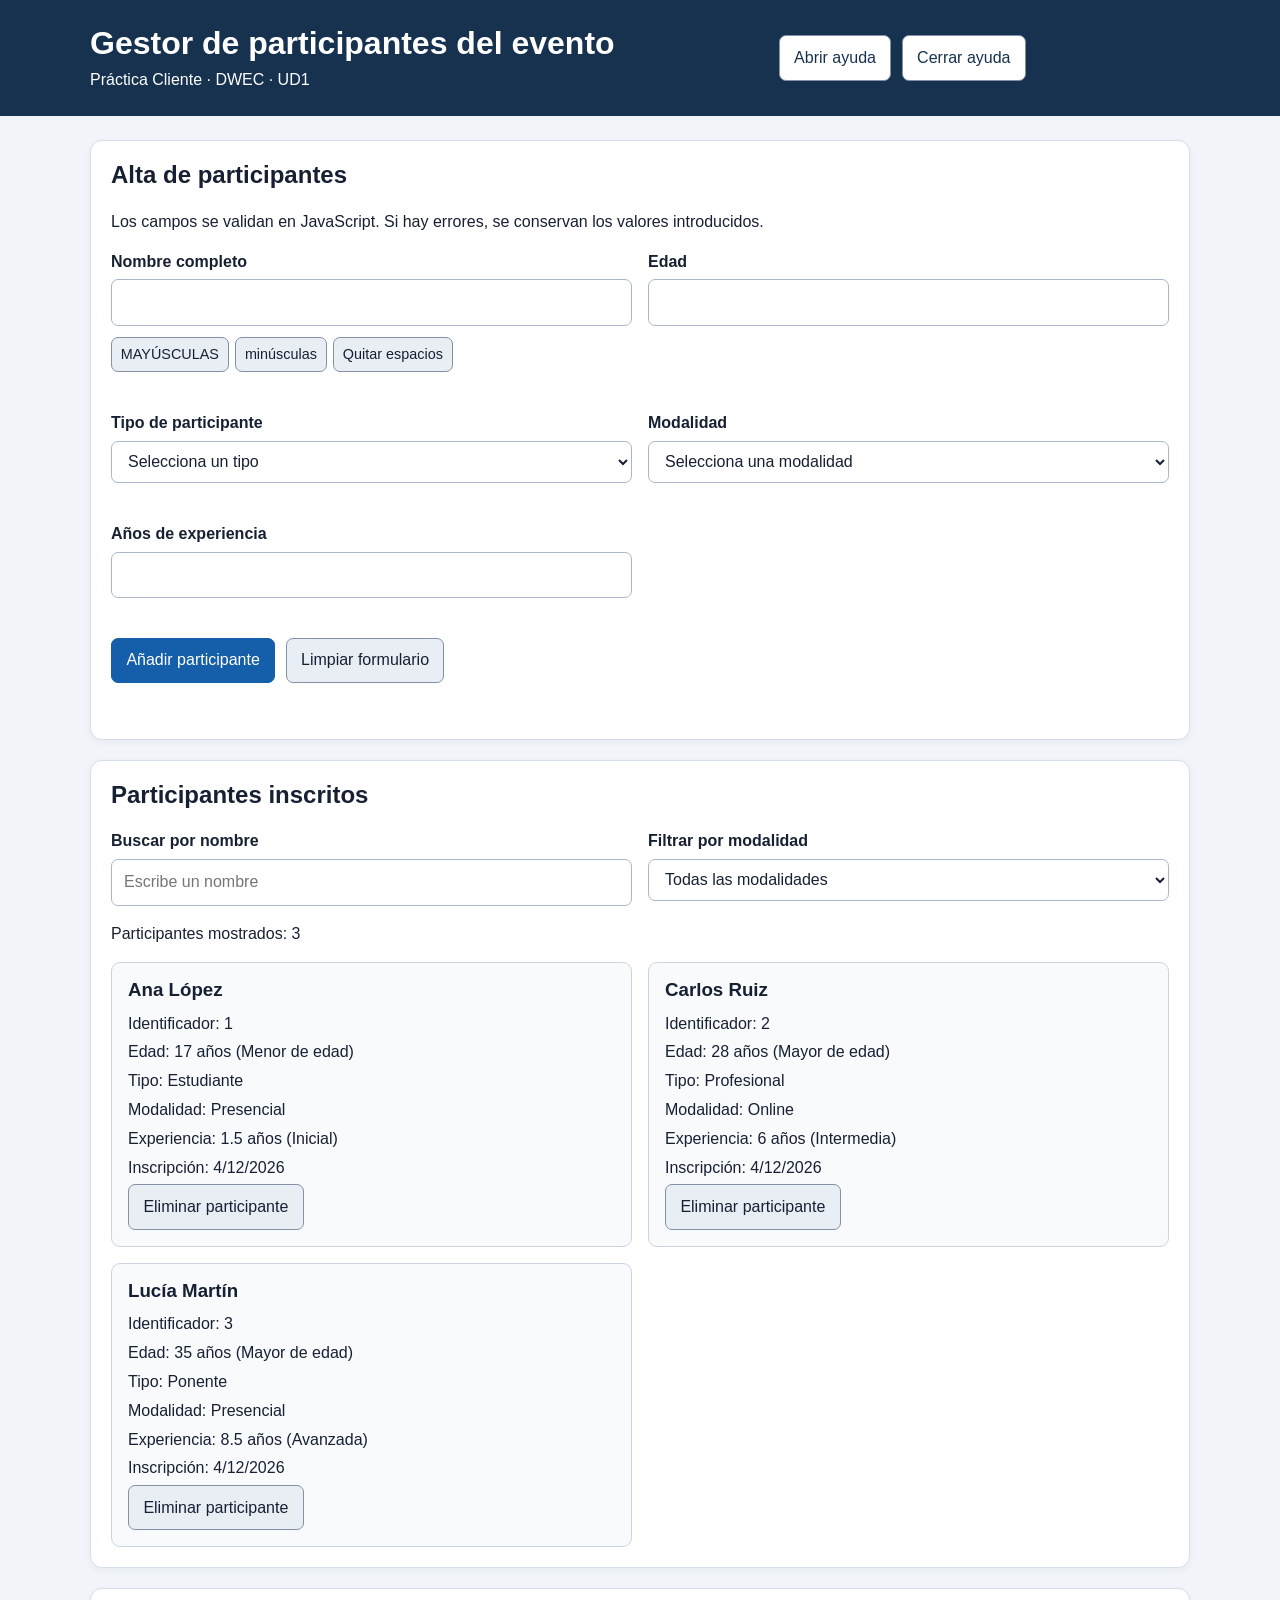
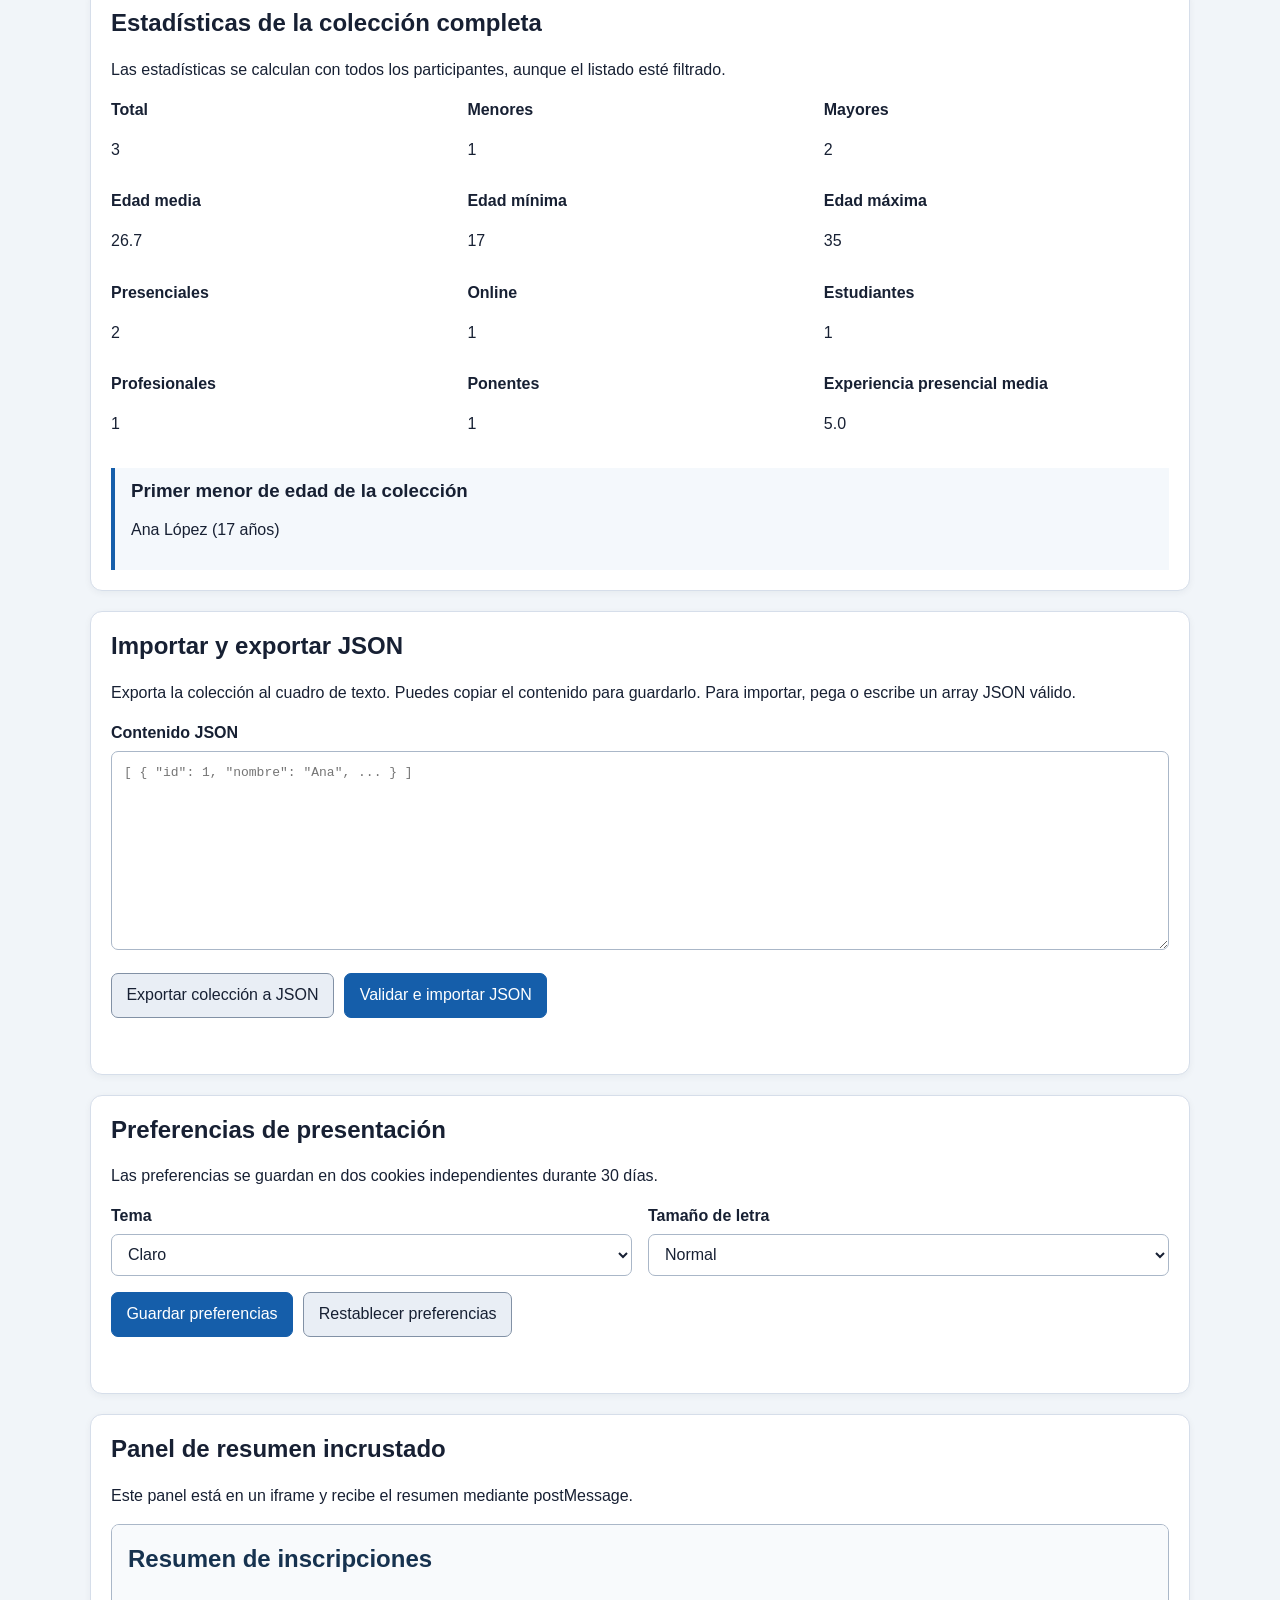
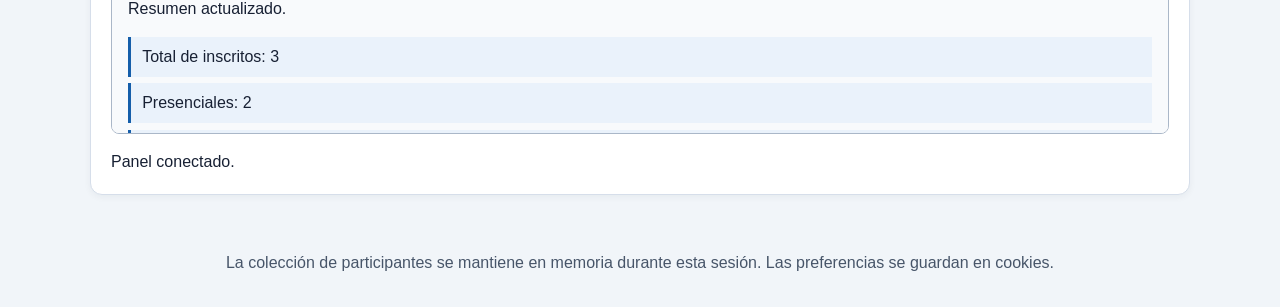
<file: index.html>
<!DOCTYPE html>
<html lang="es">
<head>
  <meta charset="UTF-8">
  <meta name="viewport" content="width=device-width, initial-scale=1.0">
  <title>Gestor de participantes del evento</title>
  <link rel="stylesheet" href="css/estilos.css">
  <script src="js/logica.js" defer></script>
  <script src="js/cookies.js" defer></script>
  <script src="js/interfaz.js" defer></script>
</head>
<body>
  <header class="cabecera">
    <div>
      <h1>Gestor de participantes del evento</h1>
      <p>Práctica Cliente · DWEC · UD1</p>
    </div>
    <nav class="acciones-cabecera" aria-label="Acciones de la aplicación">
      <button id="btn-abrir-ayuda" type="button">Abrir ayuda</button>
      <button id="btn-cerrar-ayuda" type="button">Cerrar ayuda</button>
    </nav>
    <p id="estado-ayuda" class="mensaje" role="status"></p>
  </header>

  <main>
    <section class="panel">
      <h2>Alta de participantes</h2>
      <p>Los campos se validan en JavaScript. Si hay errores, se conservan los valores introducidos.</p>
      <form id="formulario-participante" novalidate>
        <div class="rejilla-formulario">
          <div class="campo">
            <label for="nombre">Nombre completo</label>
            <input id="nombre" name="nombre" type="text" autocomplete="name">
            <div class="acciones-texto" aria-label="Herramientas para el nombre">
              <button type="button" id="btn-mayusculas">MAYÚSCULAS</button>
              <button type="button" id="btn-minusculas">minúsculas</button>
              <button type="button" id="btn-quitar-espacios">Quitar espacios</button>
            </div>
            <p class="error" id="error-nombre"></p>
          </div>
          <div class="campo">
            <label for="edad">Edad</label>
            <input id="edad" name="edad" type="number" step="1">
            <p class="error" id="error-edad"></p>
          </div>
          <div class="campo">
            <label for="tipo">Tipo de participante</label>
            <select id="tipo" name="tipo">
              <option value="">Selecciona un tipo</option>
              <option value="Estudiante">Estudiante</option>
              <option value="Profesional">Profesional</option>
              <option value="Ponente">Ponente</option>
            </select>
            <p class="error" id="error-tipo"></p>
          </div>
          <div class="campo">
            <label for="modalidad">Modalidad</label>
            <select id="modalidad" name="modalidad">
              <option value="">Selecciona una modalidad</option>
              <option value="Presencial">Presencial</option>
              <option value="Online">Online</option>
            </select>
            <p class="error" id="error-modalidad"></p>
          </div>
          <div class="campo">
            <label for="experiencia">Años de experiencia</label>
            <input id="experiencia" name="experiencia" type="number" min="0" max="10" step="any">
            <p class="error" id="error-experiencia"></p>
          </div>
        </div>
        <div class="fila-botones">
          <button type="submit" class="principal">Añadir participante</button>
          <button type="reset" id="btn-limpiar">Limpiar formulario</button>
        </div>
        <p id="mensaje-alta" class="mensaje" role="status"></p>
      </form>
    </section>

    <section class="panel">
      <h2>Participantes inscritos</h2>
      <div class="rejilla-filtros">
        <div class="campo">
          <label for="buscar-nombre">Buscar por nombre</label>
          <input id="buscar-nombre" type="search" placeholder="Escribe un nombre">
        </div>
        <div class="campo">
          <label for="filtrar-modalidad">Filtrar por modalidad</label>
          <select id="filtrar-modalidad">
            <option value="todas">Todas las modalidades</option>
            <option value="Presencial">Presencial</option>
            <option value="Online">Online</option>
          </select>
        </div>
      </div>
      <p id="mensaje-listado" class="mensaje" role="status"></p>
      <div id="lista-participantes" class="rejilla-tarjetas"></div>
    </section>

    <section class="panel">
      <h2>Estadísticas de la colección completa</h2>
      <p>Las estadísticas se calculan con todos los participantes, aunque el listado esté filtrado.</p>
      <div id="estadisticas" class="rejilla-estadisticas"></div>
      <div class="bloque-menor">
        <h3>Primer menor de edad de la colección</h3>
        <p id="primer-menor">Sin datos</p>
      </div>
    </section>

    <section class="panel">
      <h2>Importar y exportar JSON</h2>
      <p>Exporta la colección al cuadro de texto. Puedes copiar el contenido para guardarlo. Para importar, pega o escribe un array JSON válido.</p>
      <label for="texto-json">Contenido JSON</label>
      <textarea id="texto-json" rows="9" spellcheck="false" placeholder='[ { "id": 1, "nombre": "Ana", ... } ]'></textarea>
      <div class="fila-botones">
        <button type="button" id="btn-exportar">Exportar colección a JSON</button>
        <button type="button" id="btn-importar" class="principal">Validar e importar JSON</button>
      </div>
      <p id="mensaje-json" class="mensaje" role="status"></p>
    </section>

    <section class="panel">
      <h2>Preferencias de presentación</h2>
      <p>Las preferencias se guardan en dos cookies independientes durante 30 días.</p>
      <div class="rejilla-formulario">
        <div class="campo">
          <label for="preferencia-tema">Tema</label>
          <select id="preferencia-tema">
            <option value="claro">Claro</option>
            <option value="oscuro">Oscuro</option>
          </select>
        </div>
        <div class="campo">
          <label for="preferencia-tamano">Tamaño de letra</label>
          <select id="preferencia-tamano">
            <option value="normal">Normal</option>
            <option value="grande">Grande</option>
          </select>
        </div>
      </div>
      <div class="fila-botones">
        <button type="button" id="btn-guardar-preferencias" class="principal">Guardar preferencias</button>
        <button type="button" id="btn-restablecer-preferencias">Restablecer preferencias</button>
      </div>
      <p id="mensaje-preferencias" class="mensaje" role="status"></p>
    </section>

    <section class="panel">
      <h2>Panel de resumen incrustado</h2>
      <p>Este panel está en un iframe y recibe el resumen mediante postMessage.</p>
      <iframe id="iframe-panel" title="Panel con resumen de inscripciones"></iframe>
      <p id="estado-panel" class="mensaje" role="status">Preparando el panel…</p>
    </section>
  </main>

  <footer>
    <p>La colección de participantes se mantiene en memoria durante esta sesión. Las preferencias se guardan en cookies.</p>
  </footer>
</body>
</html>
</file>
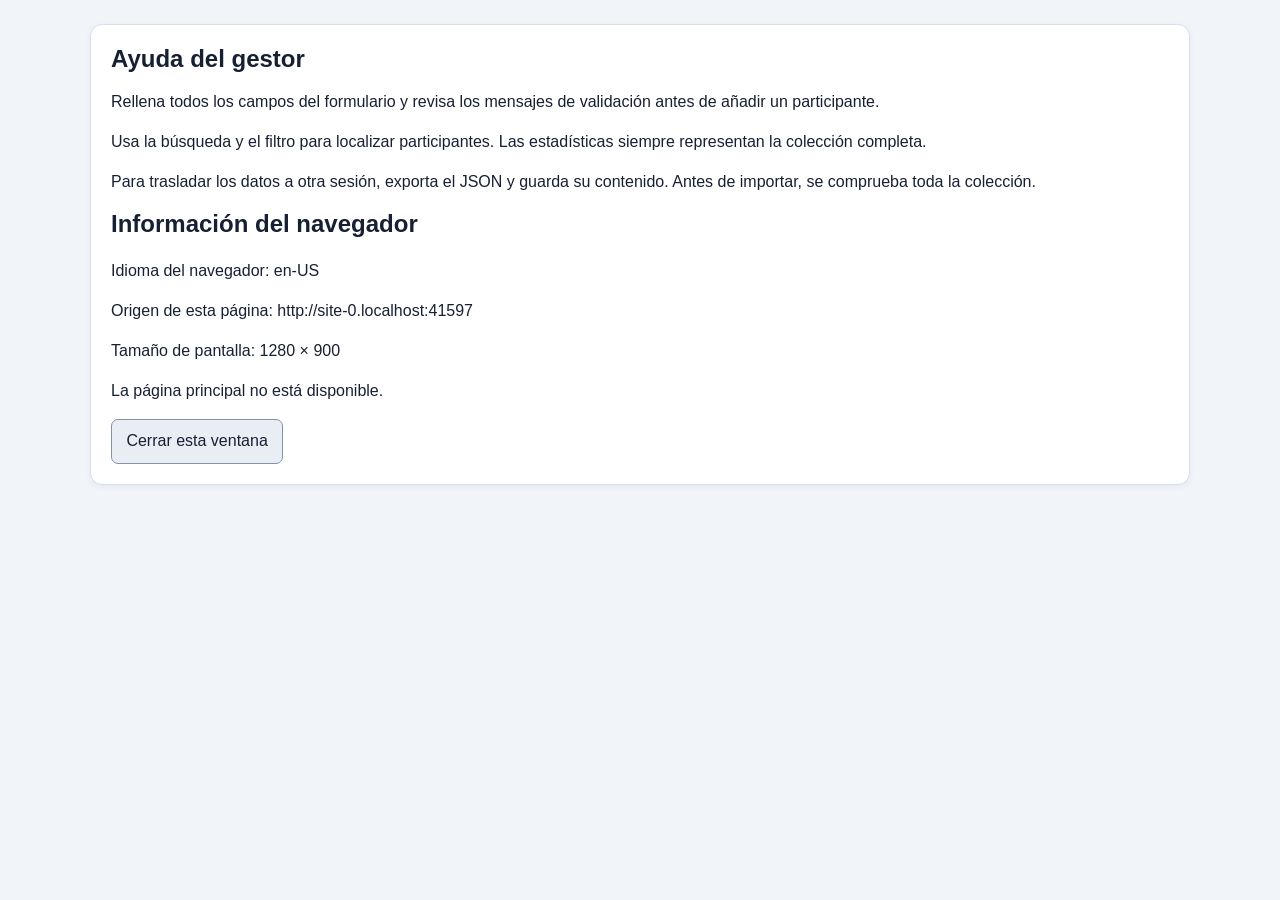
<file: ayuda.html>
<!DOCTYPE html>
<html lang="es">
<head>
  <meta charset="UTF-8">
  <meta name="viewport" content="width=device-width, initial-scale=1.0">
  <title>Ayuda del gestor de participantes</title>
  <link rel="stylesheet" href="css/estilos.css">
  <script src="js/ayuda.js" defer></script>
</head>
<body>
  <main>
    <section class="panel">
      <h1>Ayuda del gestor</h1>
      <p>Rellena todos los campos del formulario y revisa los mensajes de validación antes de añadir un participante.</p>
      <p>Usa la búsqueda y el filtro para localizar participantes. Las estadísticas siempre representan la colección completa.</p>
      <p>Para trasladar los datos a otra sesión, exporta el JSON y guarda su contenido. Antes de importar, se comprueba toda la colección.</p>
      <h2>Información del navegador</h2>
      <p id="idioma-navegador"></p>
      <p id="origen-pagina"></p>
      <p id="tamano-pantalla"></p>
      <p id="estado-opener"></p>
      <button id="btn-cerrar-ventana" type="button">Cerrar esta ventana</button>
    </section>
  </main>
</body>
</html>
</file>
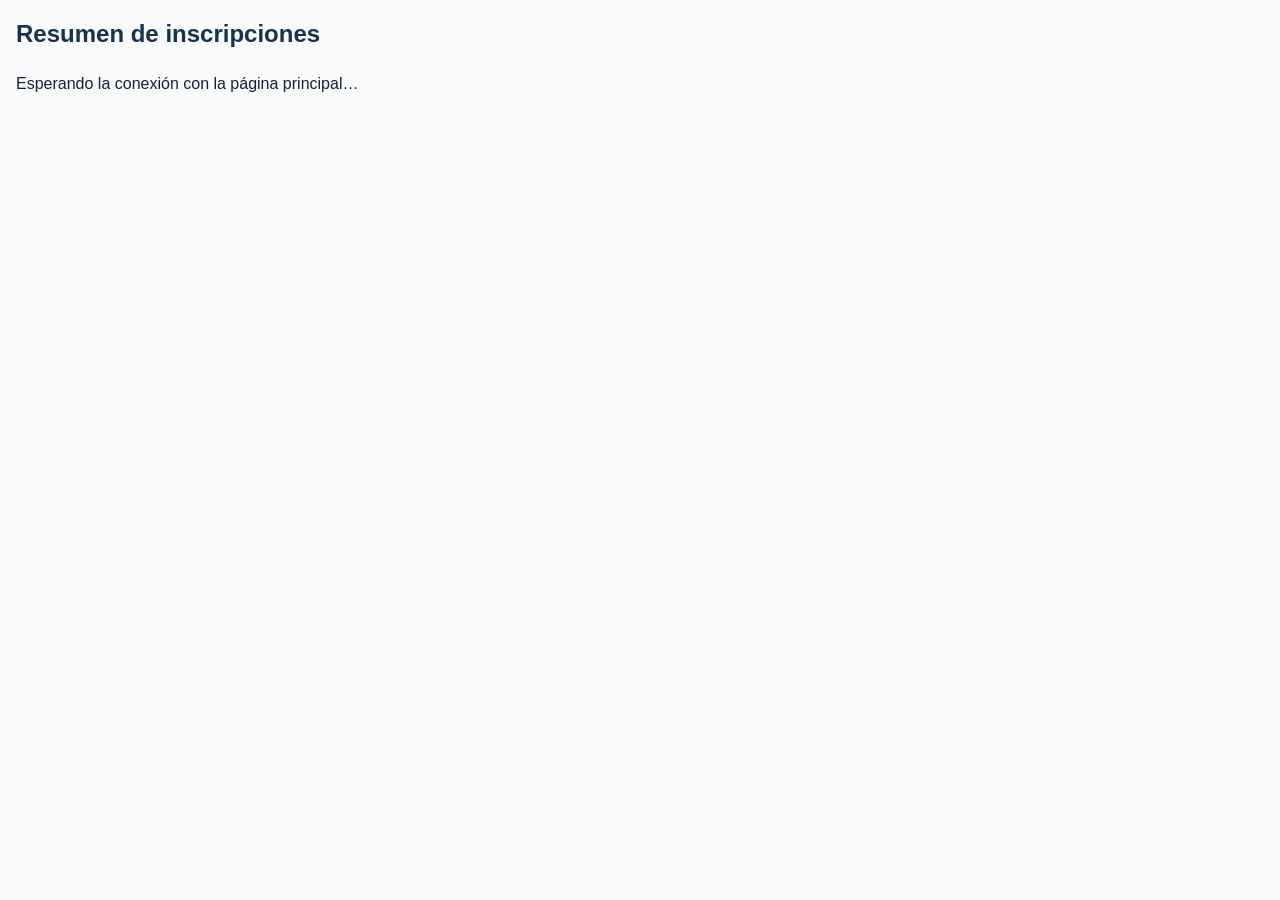
<file: panel.html>
<!DOCTYPE html>
<html lang="es">
<head>
  <meta charset="UTF-8">
  <meta name="viewport" content="width=device-width, initial-scale=1.0">
  <title>Panel de resumen de inscripciones</title>
  <style>
    body { margin: 0; padding: 1rem; font-family: Arial, Helvetica, sans-serif; color: #172033; background: #f8fafc; line-height: 1.5; }
    h2 { margin-top: 0; color: #16324f; }
    .dato { padding: .5rem .7rem; margin: .4rem 0; border-left: 3px solid #155eaa; background: #eaf2fb; }
  </style>
  <script src="js/panel.js" defer></script>
</head>
<body>
  <h2>Resumen de inscripciones</h2>
  <p id="estado-panel">Esperando la conexión con la página principal…</p>
  <div id="resumen"></div>
</body>
</html>
</file>
<file: css/estilos.css>
* { box-sizing: border-box; }
:root { font-family: Arial, Helvetica, sans-serif; color: #172033; background: #f1f5f9; }
body { margin: 0; line-height: 1.5; }
.cabecera { padding: 1.5rem max(1rem, calc((100% - 1100px) / 2)); display: flex; justify-content: space-between; align-items: center; gap: 1rem; background: #16324f; color: white; }
h1, h2, h3 { line-height: 1.2; }
h1 { margin: 0 0 .35rem; }
.cabecera p { margin: 0; }
main { width: min(1100px, calc(100% - 2rem)); margin: 1.5rem auto; }
.panel { background: white; border: 1px solid #d6deea; border-radius: 12px; padding: 1.25rem; margin-bottom: 1.25rem; box-shadow: 0 2px 7px #1720330d; }
.panel h2 { margin-top: 0; }
.rejilla-formulario, .rejilla-filtros { display: grid; grid-template-columns: repeat(2, minmax(0, 1fr)); gap: 1rem; }
.campo { display: flex; flex-direction: column; gap: .35rem; }
label { font-weight: 700; }
input, select, textarea, button { font: inherit; }
input, select, textarea { width: 100%; padding: .65rem .75rem; border: 1px solid #aab7c8; border-radius: 7px; background: white; color: #172033; }
textarea { margin-top: .4rem; font-family: monospace; }
button { border: 1px solid #8291a5; border-radius: 7px; padding: .6rem .9rem; background: #e9eef5; color: #172033; cursor: pointer; }
button:hover { filter: brightness(.96); }
button:focus, input:focus, select:focus, textarea:focus { outline: 3px solid #91c4ff; outline-offset: 2px; }
button.principal { background: #155eaa; color: white; border-color: #155eaa; }
.acciones-cabecera, .fila-botones, .acciones-texto { display: flex; flex-wrap: wrap; gap: .65rem; margin-top: 1rem; }
.acciones-cabecera { margin-top: 0; }
.acciones-texto { margin-top: .35rem; gap: .4rem; }
.acciones-texto button { padding: .35rem .55rem; font-size: .9rem; }
.acciones-cabecera button { background: white; color: #16324f; }
.error { min-height: 1.2em; margin: 0; color: #b42318; font-size: .92rem; }
.mensaje { min-height: 1.25em; margin-bottom: 0; }
.rejilla-tarjetas { display: grid; grid-template-columns: repeat(2, minmax(0, 1fr)); gap: 1rem; margin-top: 1rem; }
.tarjeta { border: 1px solid #cbd5e1; border-radius: 9px; padding: 1rem; background: #f8fafc; overflow-wrap: anywhere; }
.tarjeta h3 { margin: 0 0 .65rem; }
.tarjeta p { margin: .3rem 0; }
.tarjeta .fila-botones { margin-top: .75rem; }
.rejilla-estadisticas { display: grid; grid-template-columns: repeat(3, minmax(0, 1fr)); gap: .7rem; }
.estadistica { border-radius: 8px; padding: .8rem; background: #eaf2fb; }
.estadistica strong { display: block; }
.estadistica p { margin: .25rem 0 0; }
.bloque-menor { margin-top: 1rem; padding: .75rem 1rem; border-left: 4px solid #155eaa; background: #f4f8fc; }
.bloque-menor h3 { margin: 0; }
iframe { display: block; width: 100%; min-height: 210px; border: 1px solid #aab7c8; border-radius: 8px; background: white; }
footer { padding: 1rem; text-align: center; color: #475569; }
body.oscuro { color: #e5edf7; background: #101923; }
body.oscuro .panel { background: #1b2938; border-color: #3d5065; }
body.oscuro input, body.oscuro select, body.oscuro textarea { background: #111c28; color: #e5edf7; border-color: #64748b; }
body.oscuro .tarjeta { background: #223244; border-color: #53677d; }
body.oscuro .estadistica, body.oscuro .bloque-menor { background: #26384b; }
body.oscuro button { background: #33465a; color: #f1f5f9; border-color: #64748b; }
body.oscuro button.principal { background: #2879c7; border-color: #2879c7; }
body.oscuro footer { color: #c0ccda; }
body.grande { font-size: 1.2rem; }
body.grande input, body.grande select, body.grande textarea, body.grande button { font-size: 1.05em; }
@media (max-width: 700px) {
  .cabecera { align-items: flex-start; flex-direction: column; }
  .rejilla-formulario, .rejilla-filtros, .rejilla-tarjetas, .rejilla-estadisticas { grid-template-columns: 1fr; }
  main { width: min(100% - 1rem, 1100px); margin-top: .5rem; }
  .panel { padding: 1rem; }
}
</file>
